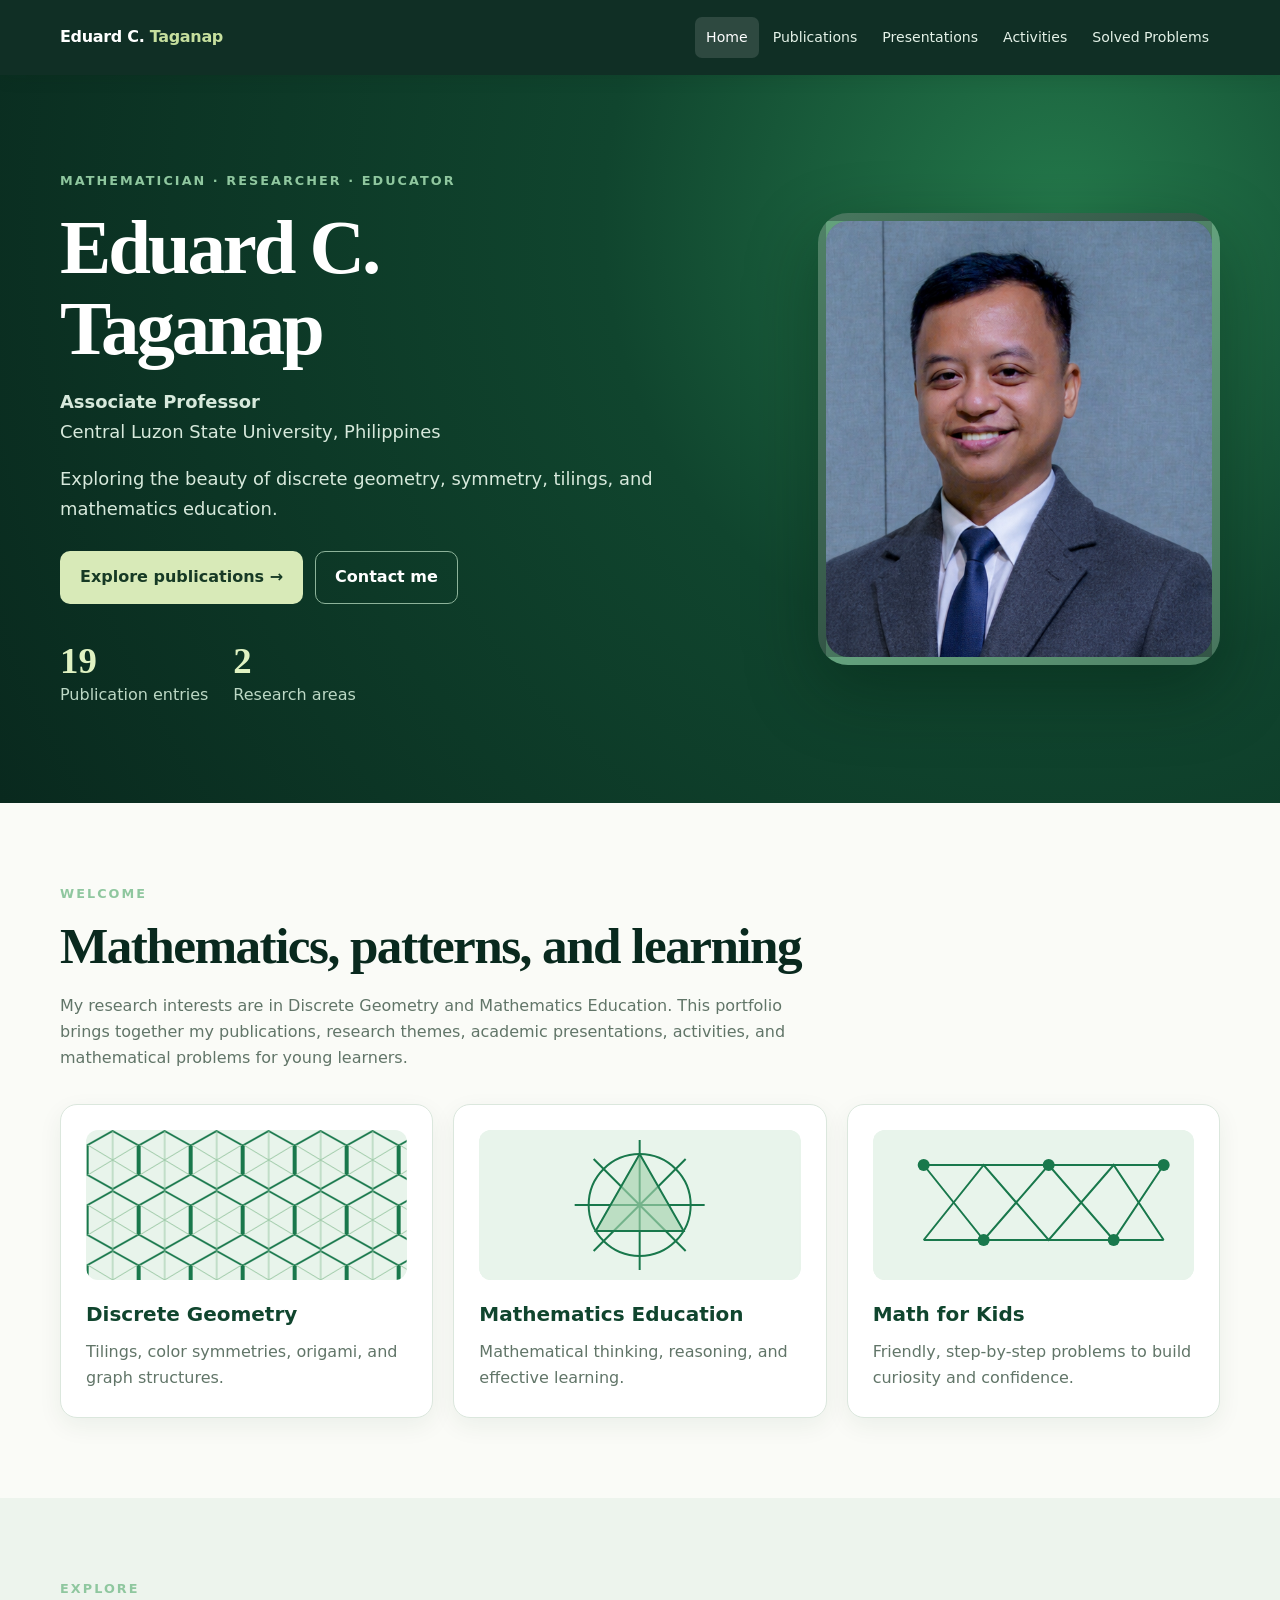
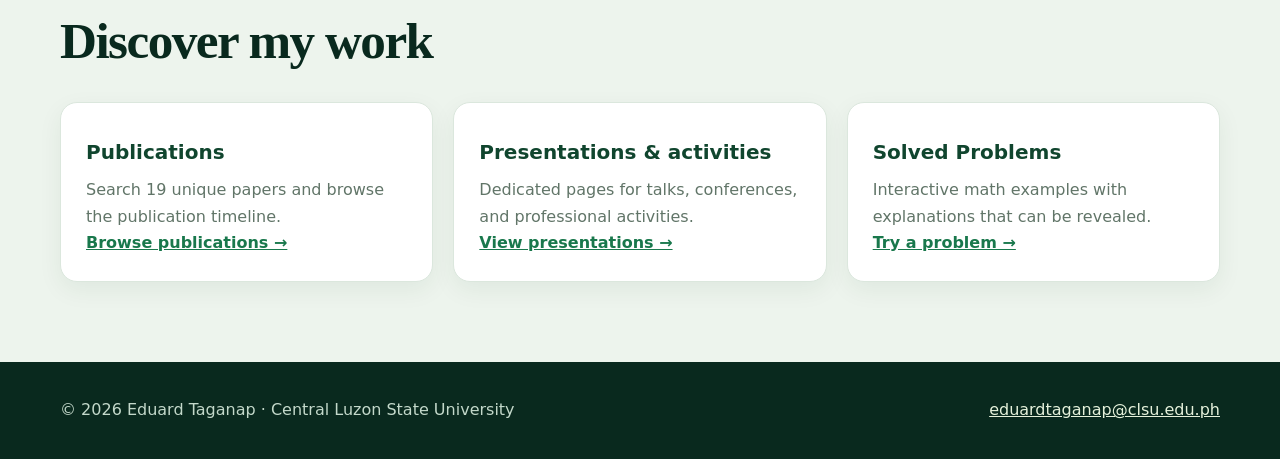
<file: index.html>
<!DOCTYPE html>
<html lang="en">
 <head>
  <meta charset="utf-8"/>
  <meta content="width=device-width, initial-scale=1" name="viewport"/>
  <meta content="Academic portfolio of Eduard C. Taganap, Associate Professor at Central Luzon State University" name="description"/>
  <title>
   Home | Eduard Taganap
  </title>
  <link href="style.css" rel="stylesheet"/>
 </head>
 <body>
  <header class="top">
   <nav aria-label="Main navigation" class="wrap nav">
    <a class="brand" href="index.html">
     Eduard C.
     <span>
      Taganap
     </span>
    </a>
    <div class="links">
     <a class="active" href="index.html">
      Home
     </a>
     <a class="" href="publications.html">
      Publications
     </a>
     <a class="" href="presentations.html">
      Presentations
     </a>
     <a class="" href="activities.html">
      Activities
     </a>
     <a class="" href="kids.html">
      Solved Problems
     </a>
    </div>
   </nav>
  </header>
  <main>
   <section class="hero">
    <div class="wrap hero-inner">
     <div>
      <div class="kicker">
       Mathematician · Researcher · Educator
      </div>
      <h1>
       Eduard C.
       <br/>
       Taganap
      </h1>
      <p>
       <strong>
        Associate Professor
       </strong>
       <br/>
       Central Luzon State University, Philippines
      </p>
      <p>
       Exploring the beauty of discrete geometry, symmetry, tilings, and mathematics education.
      </p>
      <div class="buttons">
       <a class="btn light" href="publications.html">
        Explore publications →
       </a>
       <a class="btn outline" href="mailto:eduardtaganap@clsu.edu.ph">
        Contact me
       </a>
      </div>
      <div class="statbar">
       <div class="stat">
        <strong>
         19
        </strong>
        <span>
         Publication entries
        </span>
       </div>
       <div class="stat">
        <strong>
         2
        </strong>
        <span>
         Research areas
        </span>
       </div>
      </div>
     </div>
     <div class="portrait" id="portrait">
      <img alt="Portrait of Eduard Taganap" onerror="this.parentElement.classList.add('missing')" src="profile.jpg"/>
      <div aria-hidden="true" class="fallback">
       ET
      </div>
     </div>
    </div>
   </section>
   <section class="section">
    <div class="wrap">
     <div class="kicker">
      Welcome
     </div>
     <h2>
      Mathematics, patterns, and learning
     </h2>
     <p class="sub">
      My research interests are in Discrete Geometry and Mathematics Education. This portfolio brings together my publications, research themes, academic presentations, activities, and mathematical problems for young learners.
     </p>
     <div class="grid">
      <article class="card">
       <svg class="research-art" viewbox="0 0 320 150" xmlns="http://www.w3.org/2000/svg">
        <defs>
         <pattern height="60" id="hex" patternunits="userSpaceOnUse" width="52">
          <path d="M26 1 51 15 51 45 26 59 1 45 1 15Z" fill="none" stroke="#19784c" stroke-width="2">
          </path>
          <path d="M26 1V59M1 15 51 45M51 15 1 45" stroke="#9bc8a5" stroke-width="1">
          </path>
         </pattern>
        </defs>
        <rect fill="url(#hex)" height="150" width="320">
        </rect>
       </svg>
       <h3>
        Discrete Geometry
       </h3>
       <p>
        Tilings, color symmetries, origami, and graph structures.
       </p>
      </article>
      <article class="card">
       <svg class="research-art" viewbox="0 0 320 150" xmlns="http://www.w3.org/2000/svg">
        <rect fill="#e8f4eb" height="150" width="320">
        </rect>
        <g fill="none" stroke="#19784c" stroke-width="2" transform="translate(160 75)">
         <circle r="51">
         </circle>
         <path d="M-65 0H65M0-65V65M-46-46 46 46M46-46-46 46">
         </path>
         <path d="M0-51 44 26-44 26Z" fill="#a5d3ae" fill-opacity=".65">
         </path>
        </g>
       </svg>
       <h3>
        Mathematics Education
       </h3>
       <p>
        Mathematical thinking, reasoning, and effective learning.
       </p>
      </article>
      <article class="card">
       <svg class="research-art" viewbox="0 0 320 150" xmlns="http://www.w3.org/2000/svg">
        <rect fill="#e8f4eb" height="150" width="320">
        </rect>
        <g fill="none" stroke="#19784c" stroke-width="2">
         <path d="M50 110 110 35 175 110 240 35 290 110">
         </path>
         <path d="M50 35 110 110 175 35 240 110 290 35">
         </path>
         <path d="M50 35H290M50 110H290">
         </path>
        </g>
        <g fill="#19784c">
         <circle cx="50" cy="35" r="6">
         </circle>
         <circle cx="110" cy="110" r="6">
         </circle>
         <circle cx="175" cy="35" r="6">
         </circle>
         <circle cx="240" cy="110" r="6">
         </circle>
         <circle cx="290" cy="35" r="6">
         </circle>
        </g>
       </svg>
       <h3>
        Math for Kids
       </h3>
       <p>
        Friendly, step-by-step problems to build curiosity and confidence.
       </p>
      </article>
     </div>
    </div>
   </section>
   <section class="section alt">
    <div class="wrap">
     <div class="kicker">
      Explore
     </div>
     <h2>
      Discover my work
     </h2>
     <div class="grid">
      <article class="card">
       <h3>
        Publications
       </h3>
       <p>
        Search 19 unique papers and browse the publication timeline.
       </p>
       <p>
        <a href="publications.html">
         Browse publications →
        </a>
       </p>
      </article>
      <article class="card">
       <h3>
        Presentations &amp; activities
       </h3>
       <p>
        Dedicated pages for talks, conferences, and professional activities.
       </p>
       <p>
        <a href="presentations.html">
         View presentations →
        </a>
       </p>
      </article>
      <article class="card">
       <h3>
        Solved Problems
       </h3>
       <p>
        Interactive math examples with explanations that can be revealed.
       </p>
       <p>
        <a href="kids.html">
         Try a problem →
        </a>
       </p>
      </article>
     </div>
    </div>
   </section>
  </main>
  <footer class="footer">
   <div class="wrap footer-inner">
    <span>
     ©
     <span id="year">
     </span>
     Eduard Taganap · Central Luzon State University
    </span>
    <a href="mailto:eduardtaganap@clsu.edu.ph">
     eduardtaganap@clsu.edu.ph
    </a>
   </div>
  </footer>
  <script src="script.js">
  </script>
 </body>
</html>
</file>
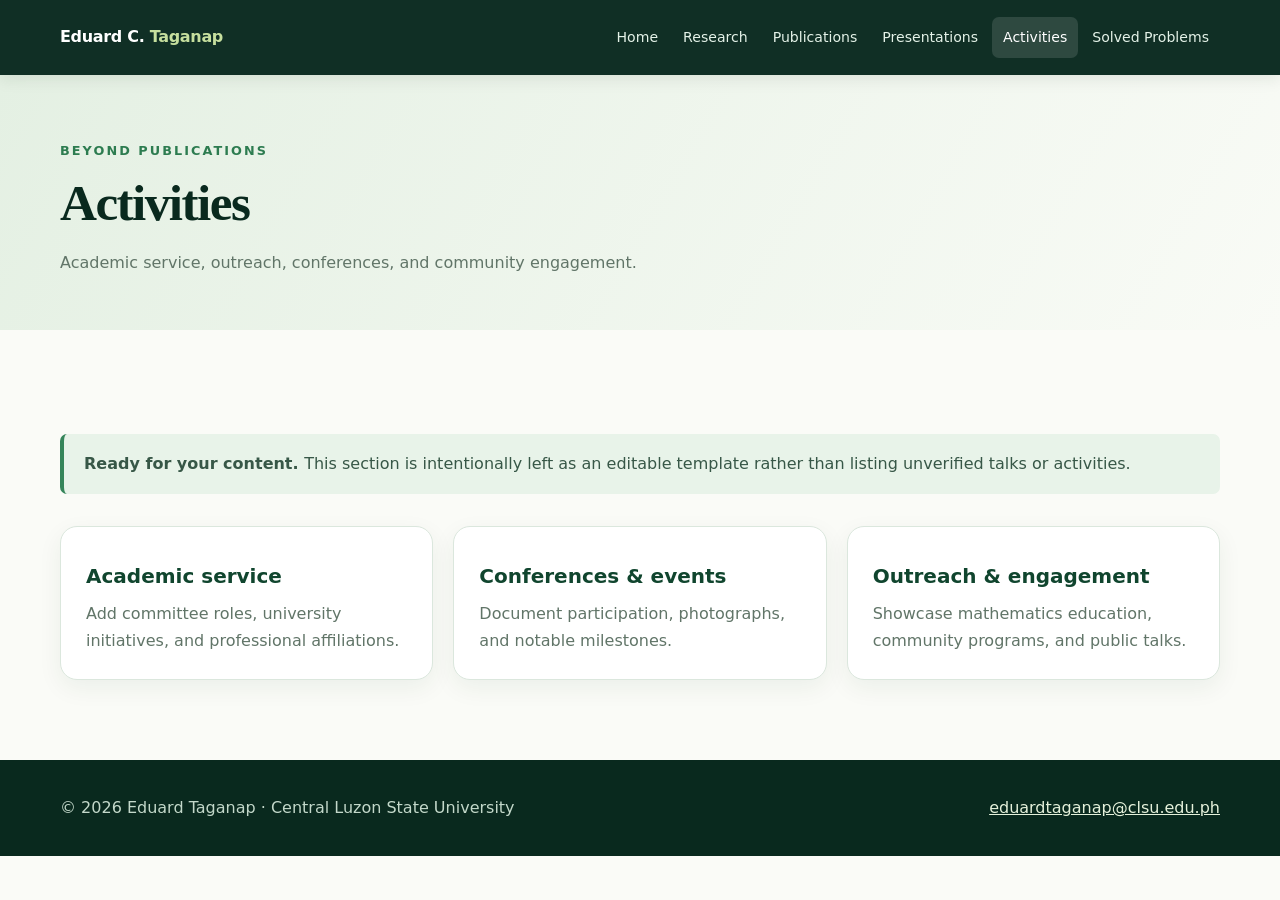
<file: activities.html>
<!DOCTYPE html>
<html lang="en">
 <head>
  <meta charset="utf-8"/>
  <meta content="width=device-width, initial-scale=1" name="viewport"/>
  <meta content="Academic portfolio of Eduard C. Taganap, Associate Professor at Central Luzon State University" name="description"/>
  <title>
   Activities | Eduard Taganap
  </title>
  <link href="style.css" rel="stylesheet"/>
 </head>
 <body>
  <header class="top">
   <nav aria-label="Main navigation" class="wrap nav">
    <a class="brand" href="index.html">
     Eduard C.
     <span>
      Taganap
     </span>
    </a>
    <div class="links">
     <a class="" href="index.html">
      Home
     </a>
     <a class="" href="research.html">
      Research
     </a>
     <a class="" href="publications.html">
      Publications
     </a>
     <a class="" href="presentations.html">
      Presentations
     </a>
     <a class="active" href="activities.html">
      Activities
     </a>
     <a class="" href="kids.html">
      Solved Problems
     </a>
    </div>
   </nav>
  </header>
  <main>
   <section class="page-heading">
    <div class="wrap">
     <div class="kicker">
      Beyond publications
     </div>
     <h1>
      Activities
     </h1>
     <p>
      Academic service, outreach, conferences, and community engagement.
     </p>
    </div>
   </section>
   <section class="section">
    <div class="wrap">
     <div class="notice">
      <strong>
       Ready for your content.
      </strong>
      This section is intentionally left as an editable template rather than listing unverified talks or activities.
     </div>
     <div class="grid">
      <article class="card">
       <h3>
        Academic service
       </h3>
       <p>
        Add committee roles, university initiatives, and professional affiliations.
       </p>
      </article>
      <article class="card">
       <h3>
        Conferences &amp; events
       </h3>
       <p>
        Document participation, photographs, and notable milestones.
       </p>
      </article>
      <article class="card">
       <h3>
        Outreach &amp; engagement
       </h3>
       <p>
        Showcase mathematics education, community programs, and public talks.
       </p>
      </article>
     </div>
    </div>
   </section>
  </main>
  <footer class="footer">
   <div class="wrap footer-inner">
    <span>
     ©
     <span id="year">
     </span>
     Eduard Taganap · Central Luzon State University
    </span>
    <a href="mailto:eduardtaganap@clsu.edu.ph">
     eduardtaganap@clsu.edu.ph
    </a>
   </div>
  </footer>
  <script src="script.js">
  </script>
 </body>
</html>
</file>
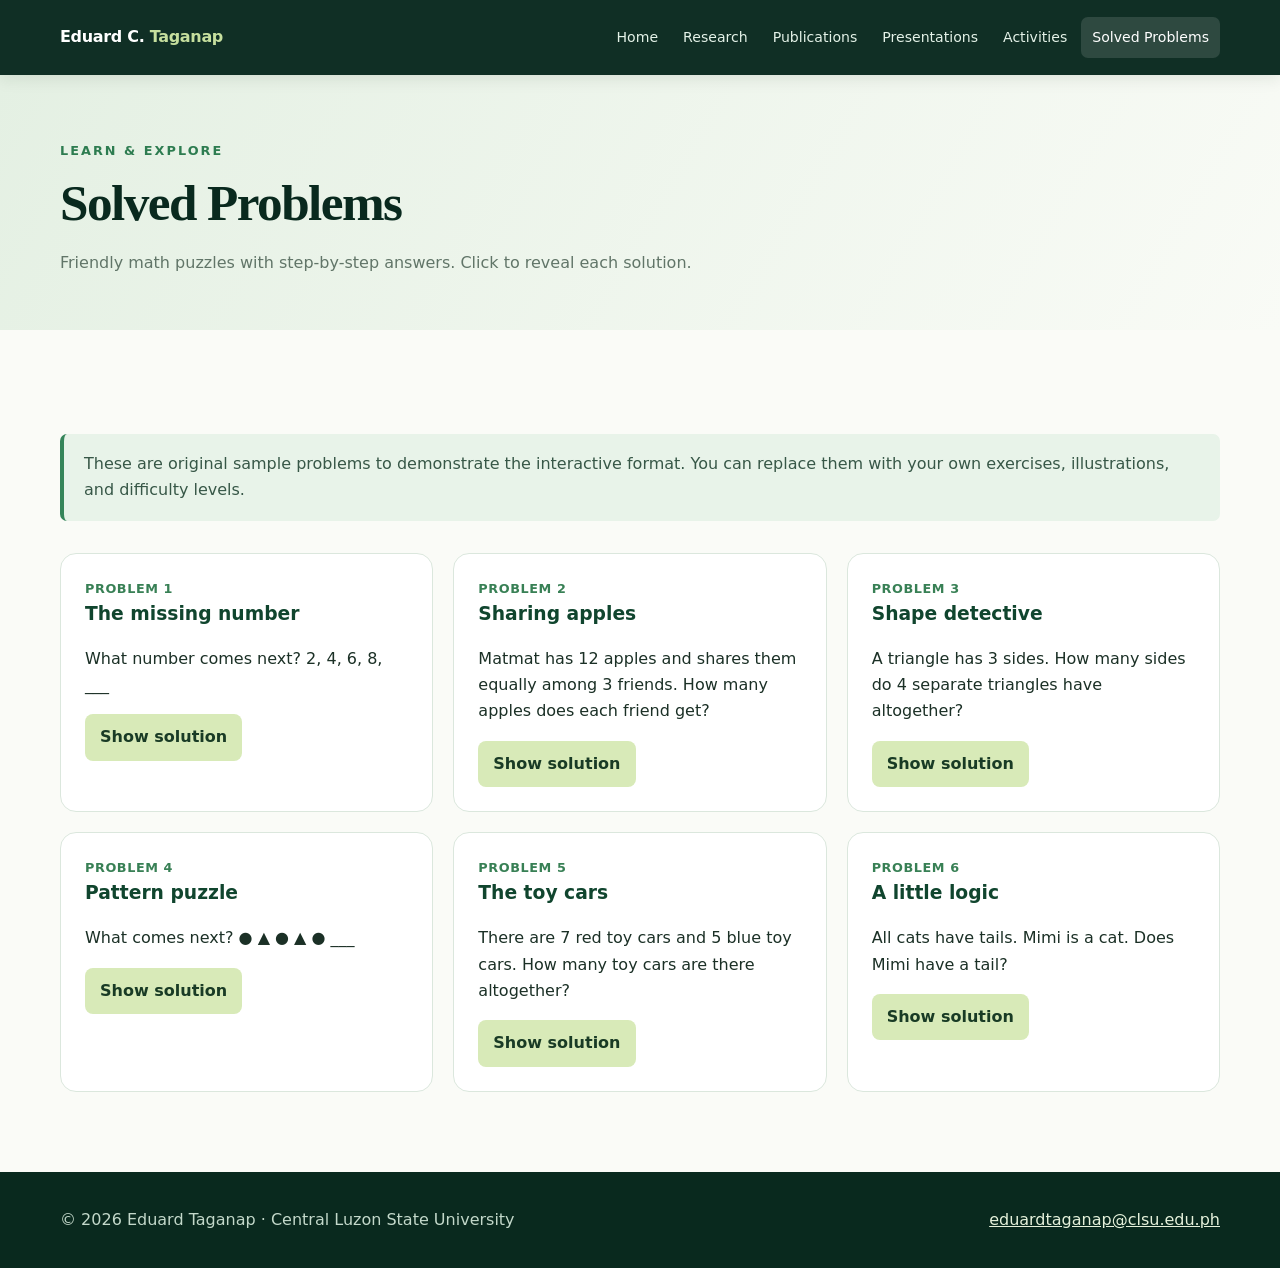
<file: kids.html>
<!DOCTYPE html>
<html lang="en">
 <head>
  <meta charset="utf-8"/>
  <meta content="width=device-width, initial-scale=1" name="viewport"/>
  <meta content="Academic portfolio of Eduard C. Taganap, Associate Professor at Central Luzon State University" name="description"/>
  <title>
   Solved Problems | Eduard Taganap
  </title>
  <link href="style.css" rel="stylesheet"/>
 </head>
 <body>
  <header class="top">
   <nav aria-label="Main navigation" class="wrap nav">
    <a class="brand" href="index.html">
     Eduard C.
     <span>
      Taganap
     </span>
    </a>
    <div class="links">
     <a class="" href="index.html">
      Home
     </a>
     <a class="" href="research.html">
      Research
     </a>
     <a class="" href="publications.html">
      Publications
     </a>
     <a class="" href="presentations.html">
      Presentations
     </a>
     <a class="" href="activities.html">
      Activities
     </a>
     <a class="active" href="kids.html">
      Solved Problems
     </a>
    </div>
   </nav>
  </header>
  <main>
   <section class="page-heading">
    <div class="wrap">
     <div class="kicker">
      Learn &amp; explore
     </div>
     <h1>
      Solved Problems
     </h1>
     <p>
      Friendly math puzzles with step-by-step answers. Click to reveal each solution.
     </p>
    </div>
   </section>
   <section class="section">
    <div class="wrap">
     <p class="notice">
      These are original sample problems to demonstrate the interactive format. You can replace them with your own exercises, illustrations, and difficulty levels.
     </p>
     <div class="grid">
      <article class="kid">
       <div class="meta">
        Problem 1
       </div>
       <h3>
        The missing number
       </h3>
       <p>
        What number comes next? 2, 4, 6, 8, ___
       </p>
       <button aria-controls="answer-1" aria-expanded="false" class="reveal" type="button">
        Show solution
       </button>
       <div class="answer" hidden="" id="answer-1">
        10. The numbers increase by 2 each time.
       </div>
      </article>
      <article class="kid">
       <div class="meta">
        Problem 2
       </div>
       <h3>
        Sharing apples
       </h3>
       <p>
        Matmat has 12 apples and shares them equally among 3 friends. How many apples does each friend get?
       </p>
       <button aria-controls="answer-2" aria-expanded="false" class="reveal" type="button">
        Show solution
       </button>
       <div class="answer" hidden="" id="answer-2">
        4 apples. Divide 12 by 3: 12 ÷ 3 = 4.
       </div>
      </article>
      <article class="kid">
       <div class="meta">
        Problem 3
       </div>
       <h3>
        Shape detective
       </h3>
       <p>
        A triangle has 3 sides. How many sides do 4 separate triangles have altogether?
       </p>
       <button aria-controls="answer-3" aria-expanded="false" class="reveal" type="button">
        Show solution
       </button>
       <div class="answer" hidden="" id="answer-3">
        12 sides. Multiply 4 × 3 = 12.
       </div>
      </article>
      <article class="kid">
       <div class="meta">
        Problem 4
       </div>
       <h3>
        Pattern puzzle
       </h3>
       <p>
        What comes next? ● ▲ ● ▲ ● ___
       </p>
       <button aria-controls="answer-4" aria-expanded="false" class="reveal" type="button">
        Show solution
       </button>
       <div class="answer" hidden="" id="answer-4">
        ▲. The circle and triangle repeat in an alternating pattern.
       </div>
      </article>
      <article class="kid">
       <div class="meta">
        Problem 5
       </div>
       <h3>
        The toy cars
       </h3>
       <p>
        There are 7 red toy cars and 5 blue toy cars. How many toy cars are there altogether?
       </p>
       <button aria-controls="answer-5" aria-expanded="false" class="reveal" type="button">
        Show solution
       </button>
       <div class="answer" hidden="" id="answer-5">
        12 toy cars. Add 7 + 5 = 12.
       </div>
      </article>
      <article class="kid">
       <div class="meta">
        Problem 6
       </div>
       <h3>
        A little logic
       </h3>
       <p>
        All cats have tails. Mimi is a cat. Does Mimi have a tail?
       </p>
       <button aria-controls="answer-6" aria-expanded="false" class="reveal" type="button">
        Show solution
       </button>
       <div class="answer" hidden="" id="answer-6">
        Yes, according to the information in the problem: Mimi is a cat, and all cats have tails.
       </div>
      </article>
     </div>
    </div>
   </section>
  </main>
  <footer class="footer">
   <div class="wrap footer-inner">
    <span>
     ©
     <span id="year">
     </span>
     Eduard Taganap · Central Luzon State University
    </span>
    <a href="mailto:eduardtaganap@clsu.edu.ph">
     eduardtaganap@clsu.edu.ph
    </a>
   </div>
  </footer>
  <script src="script.js">
  </script>
 </body>
</html>
</file>
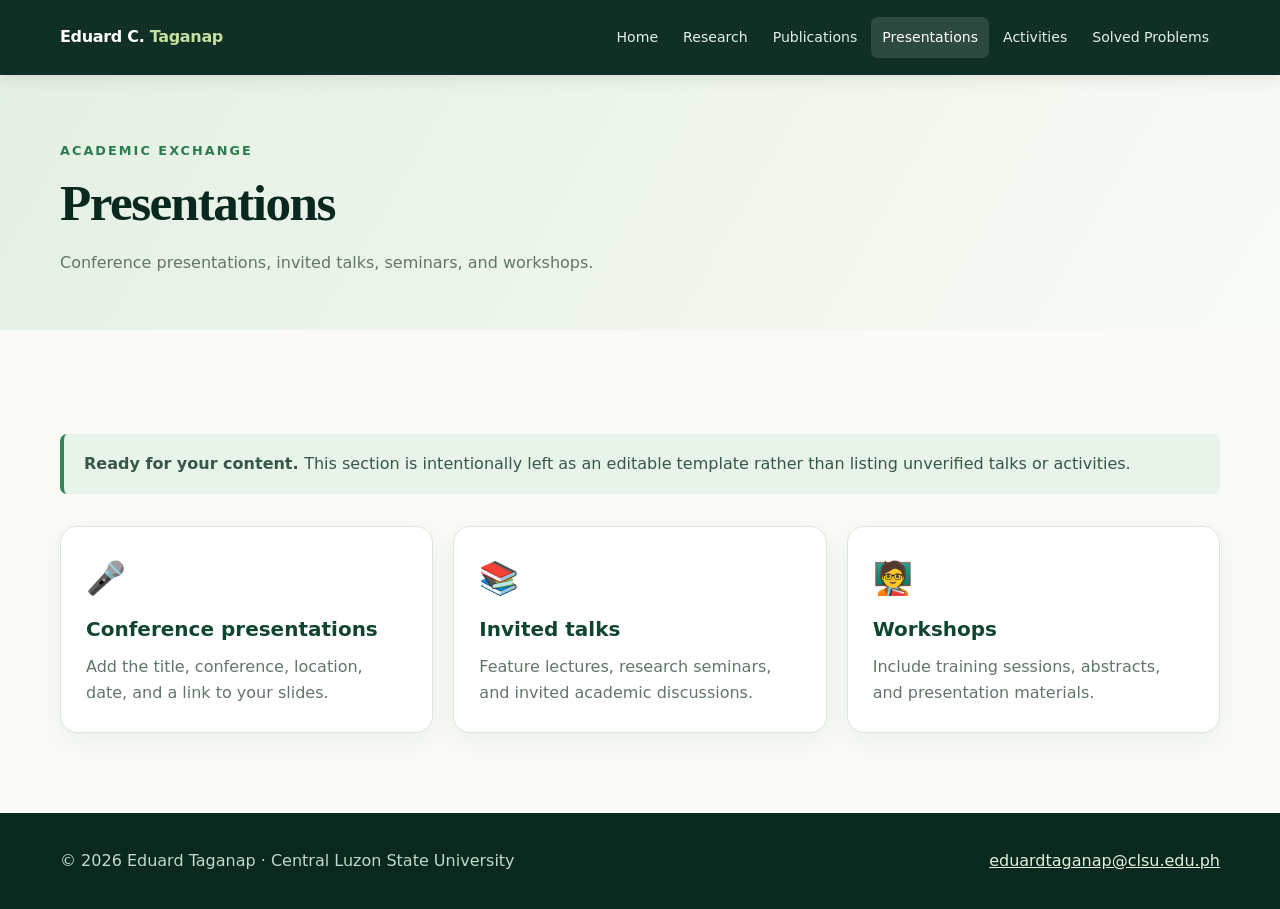
<file: presentations.html>
<!DOCTYPE html>
<html lang="en">
 <head>
  <meta charset="utf-8"/>
  <meta content="width=device-width, initial-scale=1" name="viewport"/>
  <meta content="Academic portfolio of Eduard C. Taganap, Associate Professor at Central Luzon State University" name="description"/>
  <title>
   Presentations | Eduard Taganap
  </title>
  <link href="style.css" rel="stylesheet"/>
 </head>
 <body>
  <header class="top">
   <nav aria-label="Main navigation" class="wrap nav">
    <a class="brand" href="index.html">
     Eduard C.
     <span>
      Taganap
     </span>
    </a>
    <div class="links">
     <a class="" href="index.html">
      Home
     </a>
     <a class="" href="research.html">
      Research
     </a>
     <a class="" href="publications.html">
      Publications
     </a>
     <a class="active" href="presentations.html">
      Presentations
     </a>
     <a class="" href="activities.html">
      Activities
     </a>
     <a class="" href="kids.html">
      Solved Problems
     </a>
    </div>
   </nav>
  </header>
  <main>
   <section class="page-heading">
    <div class="wrap">
     <div class="kicker">
      Academic exchange
     </div>
     <h1>
      Presentations
     </h1>
     <p>
      Conference presentations, invited talks, seminars, and workshops.
     </p>
    </div>
   </section>
   <section class="section">
    <div class="wrap">
     <div class="notice">
      <strong>
       Ready for your content.
      </strong>
      This section is intentionally left as an editable template rather than listing unverified talks or activities.
     </div>
     <div class="grid">
      <article class="card">
       <div class="symbol">
        🎤
       </div>
       <h3>
        Conference presentations
       </h3>
       <p>
        Add the title, conference, location, date, and a link to your slides.
       </p>
      </article>
      <article class="card">
       <div class="symbol">
        📚
       </div>
       <h3>
        Invited talks
       </h3>
       <p>
        Feature lectures, research seminars, and invited academic discussions.
       </p>
      </article>
      <article class="card">
       <div class="symbol">
        🧑‍🏫
       </div>
       <h3>
        Workshops
       </h3>
       <p>
        Include training sessions, abstracts, and presentation materials.
       </p>
      </article>
     </div>
    </div>
   </section>
  </main>
  <footer class="footer">
   <div class="wrap footer-inner">
    <span>
     ©
     <span id="year">
     </span>
     Eduard Taganap · Central Luzon State University
    </span>
    <a href="mailto:eduardtaganap@clsu.edu.ph">
     eduardtaganap@clsu.edu.ph
    </a>
   </div>
  </footer>
  <script src="script.js">
  </script>
 </body>
</html>
</file>
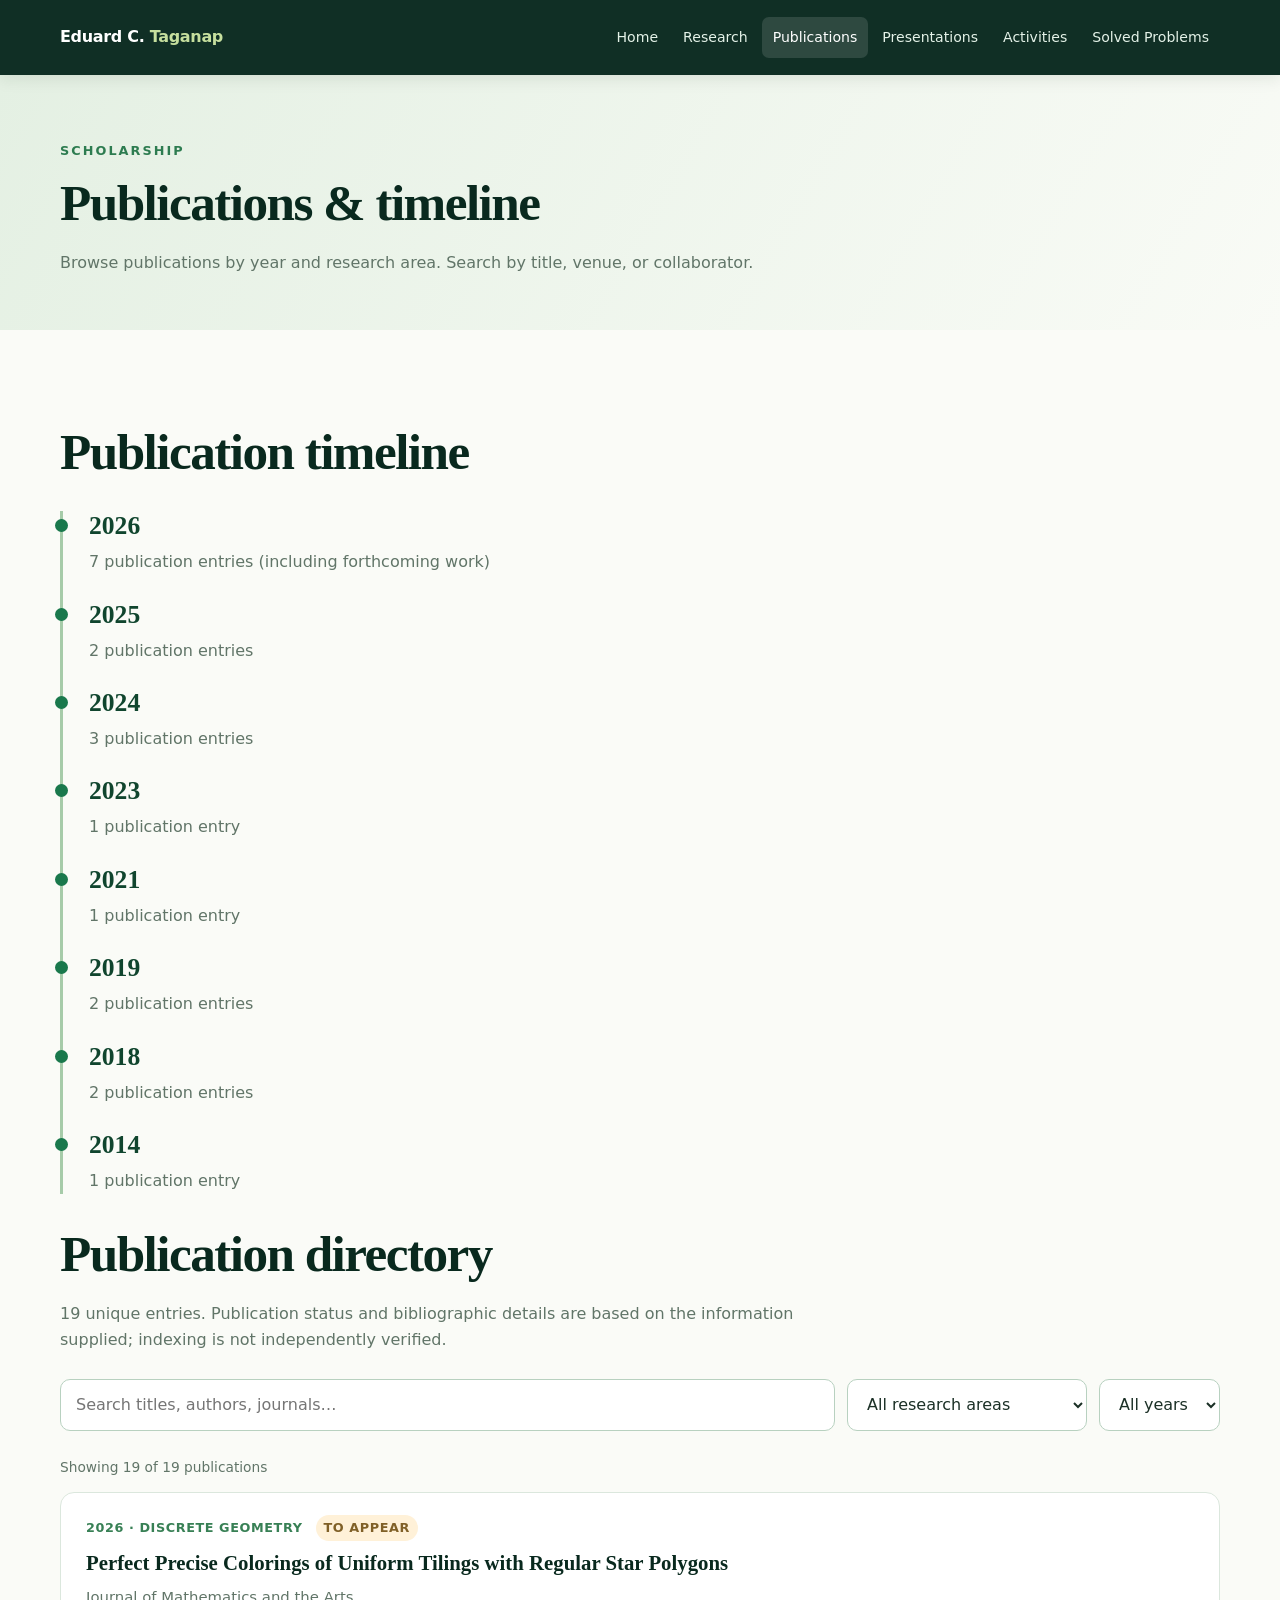
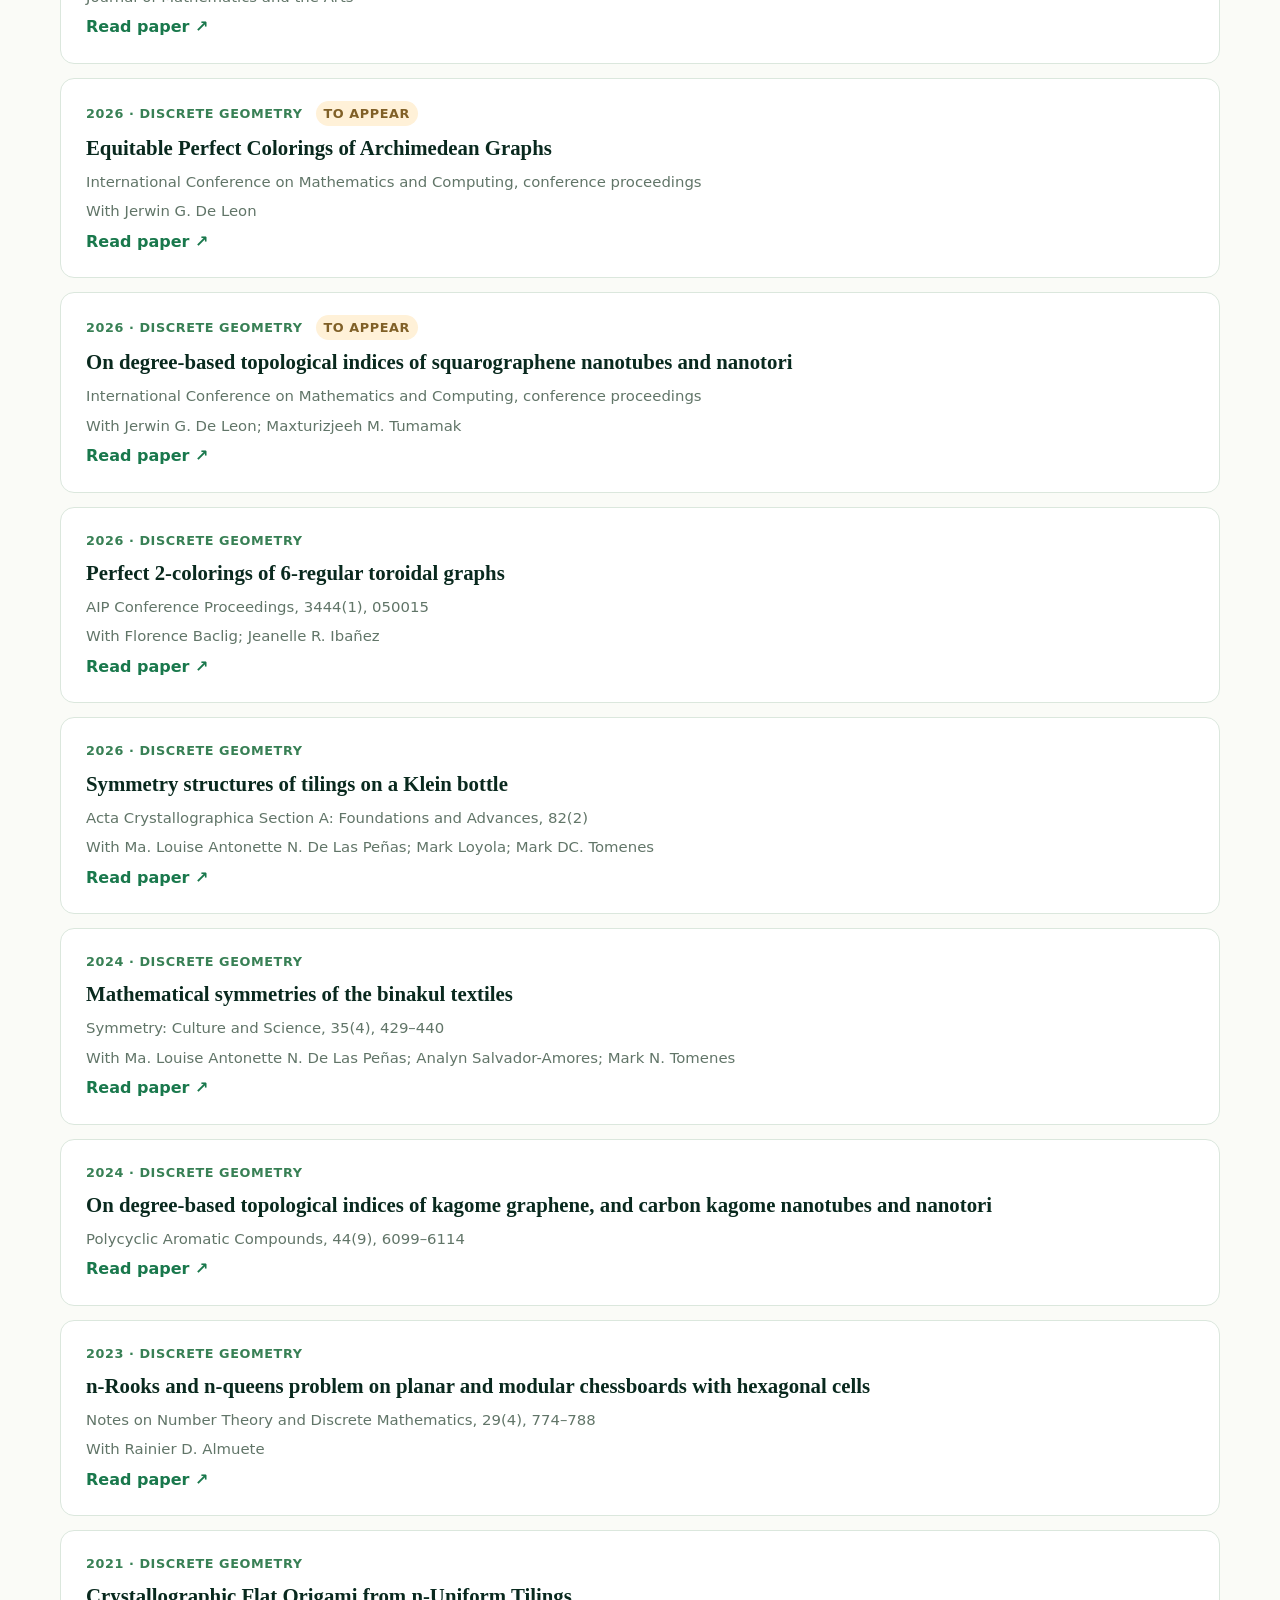
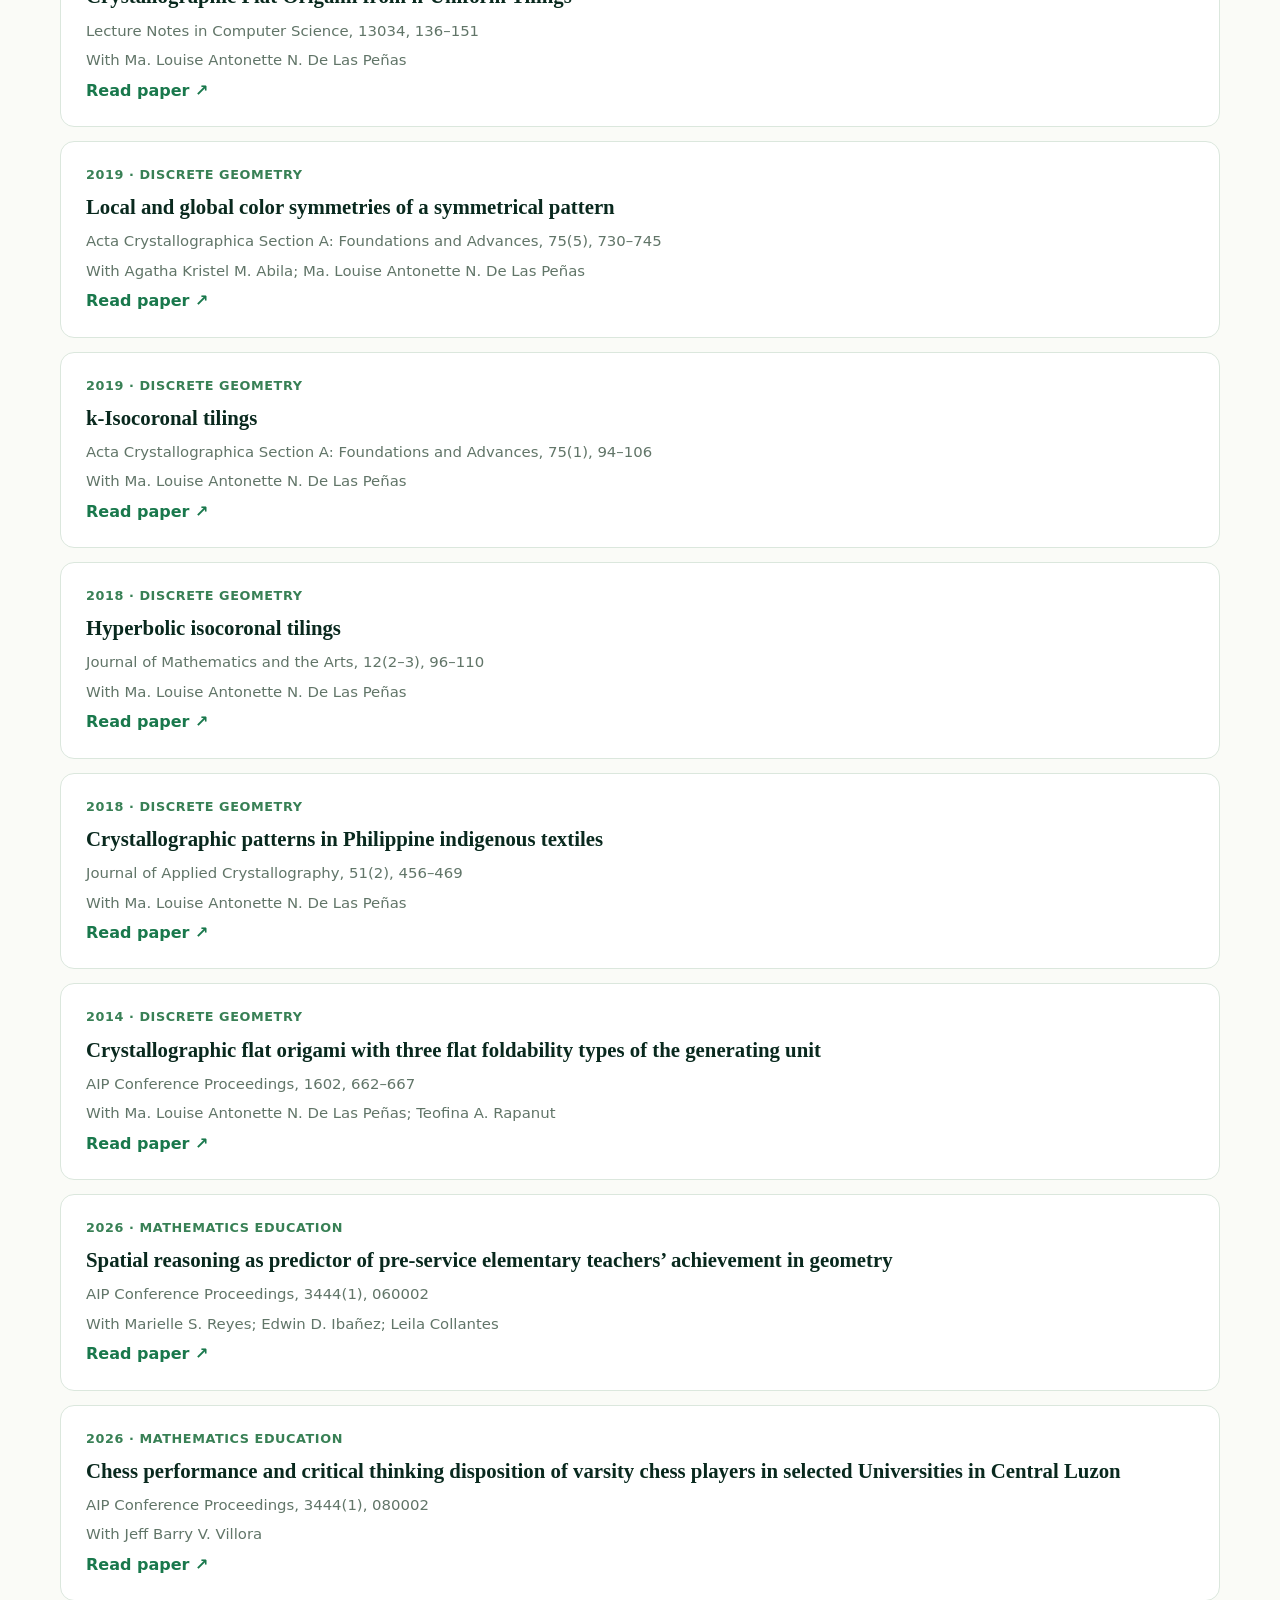
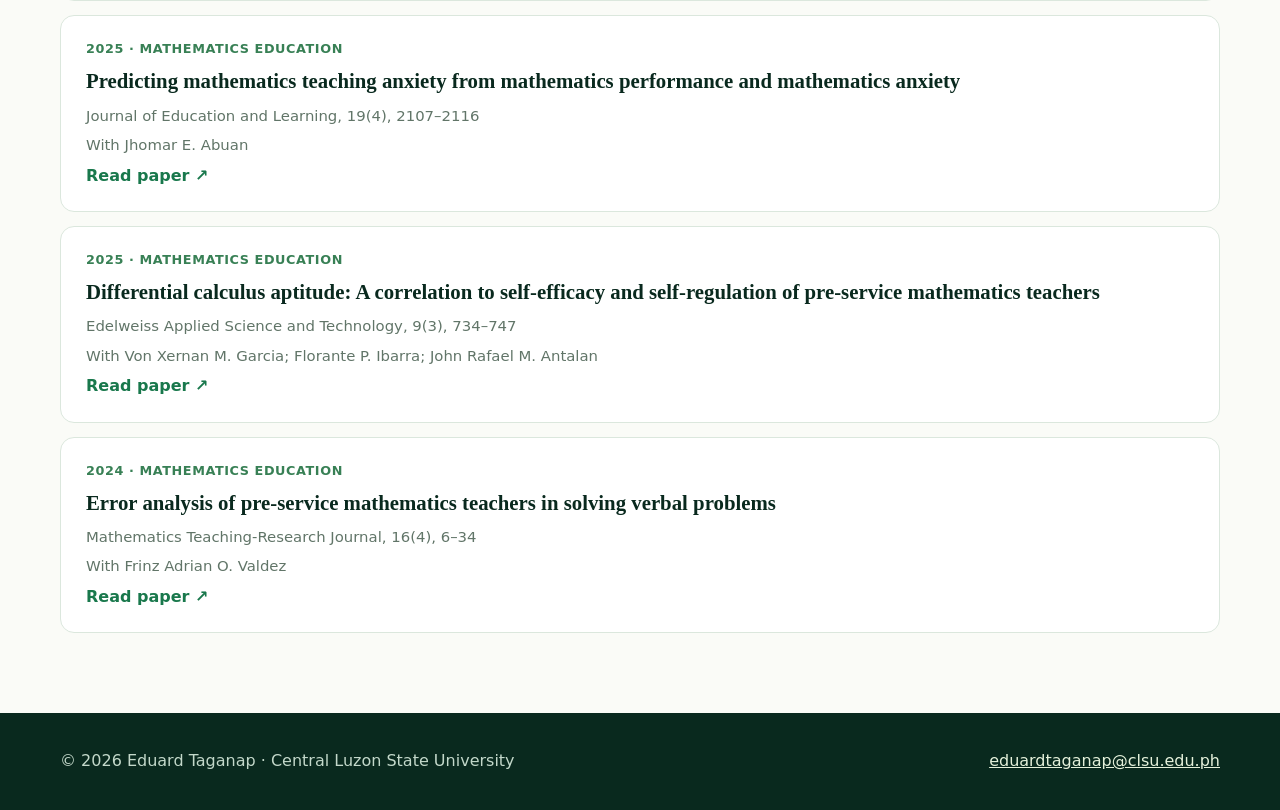
<file: publications.html>
<!DOCTYPE html>
<html lang="en">
 <head>
  <meta charset="utf-8"/>
  <meta content="width=device-width, initial-scale=1" name="viewport"/>
  <meta content="Academic portfolio of Eduard C. Taganap, Associate Professor at Central Luzon State University" name="description"/>
  <title>
   Publications | Eduard Taganap
  </title>
  <link href="style.css" rel="stylesheet"/>
 </head>
 <body>
  <header class="top">
   <nav aria-label="Main navigation" class="wrap nav">
    <a class="brand" href="index.html">
     Eduard C.
     <span>
      Taganap
     </span>
    </a>
    <div class="links">
     <a class="" href="index.html">
      Home
     </a>
     <a class="" href="research.html">
      Research
     </a>
     <a class="active" href="publications.html">
      Publications
     </a>
     <a class="" href="presentations.html">
      Presentations
     </a>
     <a class="" href="activities.html">
      Activities
     </a>
     <a class="" href="kids.html">
      Solved Problems
     </a>
    </div>
   </nav>
  </header>
  <main>
   <section class="page-heading">
    <div class="wrap">
     <div class="kicker">
      Scholarship
     </div>
     <h1>
      Publications &amp; timeline
     </h1>
     <p>
      Browse publications by year and research area. Search by title, venue, or collaborator.
     </p>
    </div>
   </section>
   <section class="section">
    <div class="wrap">
     <h2>
      Publication timeline
     </h2>
     <div class="timeline">
      <div class="year-group">
       <h3>
        2026
       </h3>
       <p>
        7 publication entries (including forthcoming work)
       </p>
      </div>
      <div class="year-group">
       <h3>
        2025
       </h3>
       <p>
        2 publication entries
       </p>
      </div>
      <div class="year-group">
       <h3>
        2024
       </h3>
       <p>
        3 publication entries
       </p>
      </div>
      <div class="year-group">
       <h3>
        2023
       </h3>
       <p>
        1 publication entry
       </p>
      </div>
      <div class="year-group">
       <h3>
        2021
       </h3>
       <p>
        1 publication entry
       </p>
      </div>
      <div class="year-group">
       <h3>
        2019
       </h3>
       <p>
        2 publication entries
       </p>
      </div>
      <div class="year-group">
       <h3>
        2018
       </h3>
       <p>
        2 publication entries
       </p>
      </div>
      <div class="year-group">
       <h3>
        2014
       </h3>
       <p>
        1 publication entry
       </p>
      </div>
     </div>
     <h2>
      Publication directory
     </h2>
     <p class="sub">
      19 unique entries. Publication status and bibliographic details are based on the information supplied; indexing is not independently verified.
     </p>
     <div class="tools">
      <input aria-label="Search publications" class="search" id="pub-search" placeholder="Search titles, authors, journals…" type="search"/>
      <select aria-label="Research category" class="select" id="pub-category">
       <option value="all">
        All research areas
       </option>
       <option>
        Discrete Geometry
       </option>
       <option>
        Mathematics Education
       </option>
      </select>
      <select aria-label="Publication year" class="select" id="pub-year">
       <option value="all">
        All years
       </option>
       <option>
        2026
       </option>
       <option>
        2025
       </option>
       <option>
        2024
       </option>
       <option>
        2023
       </option>
       <option>
        2021
       </option>
       <option>
        2019
       </option>
       <option>
        2018
       </option>
       <option>
        2014
       </option>
      </select>
     </div>
     <p aria-live="polite" class="mini" id="pub-count">
      Showing 19 publications
     </p>
     <div class="papers" id="papers">
      <article class="paper" data-category="Discrete Geometry" data-text="perfect precise colorings of uniform tilings with regular star polygons journal of mathematics and the arts  2026" data-year="2026">
       <div class="meta">
        2026 · Discrete Geometry
        <span class="tag">
         To appear
        </span>
       </div>
       <h3>
        Perfect Precise Colorings of Uniform Tilings with Regular Star Polygons
       </h3>
       <p>
        Journal of Mathematics and the Arts
       </p>
       <a href="https://drive.google.com/file/d/1Rjewn7d0OKxK-zH50A6k8mALGMwPe4pM/view?usp=sharing" rel="noopener noreferrer" target="_blank">
        Read paper ↗
       </a>
      </article>
      <article class="paper" data-category="Discrete Geometry" data-text="equitable perfect colorings of archimedean graphs international conference on mathematics and computing, conference proceedings with jerwin g. de leon 2026" data-year="2026">
       <div class="meta">
        2026 · Discrete Geometry
        <span class="tag">
         To appear
        </span>
       </div>
       <h3>
        Equitable Perfect Colorings of Archimedean Graphs
       </h3>
       <p>
        International Conference on Mathematics and Computing, conference proceedings
       </p>
       <p>
        With Jerwin G. De Leon
       </p>
       <a href="https://drive.google.com/file/d/1g1LCEGa_BrEf2KFw1rfI_Y_YTXOaTCbY/view?usp=sharing" rel="noopener noreferrer" target="_blank">
        Read paper ↗
       </a>
      </article>
      <article class="paper" data-category="Discrete Geometry" data-text="on degree-based topological indices of squarographene nanotubes and nanotori international conference on mathematics and computing, conference proceedings with jerwin g. de leon; maxturizjeeh m. tumamak 2026" data-year="2026">
       <div class="meta">
        2026 · Discrete Geometry
        <span class="tag">
         To appear
        </span>
       </div>
       <h3>
        On degree-based topological indices of squarographene nanotubes and nanotori
       </h3>
       <p>
        International Conference on Mathematics and Computing, conference proceedings
       </p>
       <p>
        With Jerwin G. De Leon; Maxturizjeeh M. Tumamak
       </p>
       <a href="https://drive.google.com/file/d/1X0Zx63nBkVOMlvXQFgIFrf1RTh1hLptD/view?usp=sharing" rel="noopener noreferrer" target="_blank">
        Read paper ↗
       </a>
      </article>
      <article class="paper" data-category="Discrete Geometry" data-text="perfect 2-colorings of 6-regular toroidal graphs aip conference proceedings, 3444(1), 050015 with florence baclig; jeanelle r. ibañez 2026" data-year="2026">
       <div class="meta">
        2026 · Discrete Geometry
       </div>
       <h3>
        Perfect 2-colorings of 6-regular toroidal graphs
       </h3>
       <p>
        AIP Conference Proceedings, 3444(1), 050015
       </p>
       <p>
        With Florence Baclig; Jeanelle R. Ibañez
       </p>
       <a href="https://drive.google.com/file/d/1zl5gbTV-WwVHdhFOxE75jll0utqGVnoQ/view?usp=sharing" rel="noopener noreferrer" target="_blank">
        Read paper ↗
       </a>
      </article>
      <article class="paper" data-category="Discrete Geometry" data-text="symmetry structures of tilings on a klein bottle acta crystallographica section a: foundations and advances, 82(2) with ma. louise antonette n. de las peñas; mark loyola; mark dc. tomenes 2026" data-year="2026">
       <div class="meta">
        2026 · Discrete Geometry
       </div>
       <h3>
        Symmetry structures of tilings on a Klein bottle
       </h3>
       <p>
        Acta Crystallographica Section A: Foundations and Advances, 82(2)
       </p>
       <p>
        With Ma. Louise Antonette N. De Las Peñas; Mark Loyola; Mark DC. Tomenes
       </p>
       <a href="https://drive.google.com/file/d/1_v3d7FdqwrQagZVu8bKh9SEAB5GbLzuo/view?usp=sharing" rel="noopener noreferrer" target="_blank">
        Read paper ↗
       </a>
      </article>
      <article class="paper" data-category="Discrete Geometry" data-text="mathematical symmetries of the binakul textiles symmetry: culture and science, 35(4), 429–440 with ma. louise antonette n. de las peñas; analyn salvador-amores; mark n. tomenes 2024" data-year="2024">
       <div class="meta">
        2024 · Discrete Geometry
       </div>
       <h3>
        Mathematical symmetries of the binakul textiles
       </h3>
       <p>
        Symmetry: Culture and Science, 35(4), 429–440
       </p>
       <p>
        With Ma. Louise Antonette N. De Las Peñas; Analyn Salvador-Amores; Mark N. Tomenes
       </p>
       <a href="https://drive.google.com/file/d/1n_egM3Xo3VnYXZ2yo4xdC5Lnh-TNWMYh/view?usp=sharing" rel="noopener noreferrer" target="_blank">
        Read paper ↗
       </a>
      </article>
      <article class="paper" data-category="Discrete Geometry" data-text="on degree-based topological indices of kagome graphene, and carbon kagome nanotubes and nanotori polycyclic aromatic compounds, 44(9), 6099–6114  2024" data-year="2024">
       <div class="meta">
        2024 · Discrete Geometry
       </div>
       <h3>
        On degree-based topological indices of kagome graphene, and carbon kagome nanotubes and nanotori
       </h3>
       <p>
        Polycyclic Aromatic Compounds, 44(9), 6099–6114
       </p>
       <a href="https://drive.google.com/file/d/1cTM3M98IYIjSPpUIBiGqwVDnPhlCYnNn/view?usp=sharing" rel="noopener noreferrer" target="_blank">
        Read paper ↗
       </a>
      </article>
      <article class="paper" data-category="Discrete Geometry" data-text="n-rooks and n-queens problem on planar and modular chessboards with hexagonal cells notes on number theory and discrete mathematics, 29(4), 774–788 with rainier d. almuete 2023" data-year="2023">
       <div class="meta">
        2023 · Discrete Geometry
       </div>
       <h3>
        n-Rooks and n-queens problem on planar and modular chessboards with hexagonal cells
       </h3>
       <p>
        Notes on Number Theory and Discrete Mathematics, 29(4), 774–788
       </p>
       <p>
        With Rainier D. Almuete
       </p>
       <a href="https://doi.org/10.7546/nntdm.2023.29.4.774-788" rel="noopener noreferrer" target="_blank">
        Read paper ↗
       </a>
      </article>
      <article class="paper" data-category="Discrete Geometry" data-text="crystallographic flat origami from n-uniform tilings lecture notes in computer science, 13034, 136–151 with ma. louise antonette n. de las peñas 2021" data-year="2021">
       <div class="meta">
        2021 · Discrete Geometry
       </div>
       <h3>
        Crystallographic Flat Origami from n-Uniform Tilings
       </h3>
       <p>
        Lecture Notes in Computer Science, 13034, 136–151
       </p>
       <p>
        With Ma. Louise Antonette N. De Las Peñas
       </p>
       <a href="https://drive.google.com/file/d/1OqjmNHbu5yZmKrvk7zVb60ZTE6LVrL5X/view?usp=sharing" rel="noopener noreferrer" target="_blank">
        Read paper ↗
       </a>
      </article>
      <article class="paper" data-category="Discrete Geometry" data-text="local and global color symmetries of a symmetrical pattern acta crystallographica section a: foundations and advances, 75(5), 730–745 with agatha kristel m. abila; ma. louise antonette n. de las peñas 2019" data-year="2019">
       <div class="meta">
        2019 · Discrete Geometry
       </div>
       <h3>
        Local and global color symmetries of a symmetrical pattern
       </h3>
       <p>
        Acta Crystallographica Section A: Foundations and Advances, 75(5), 730–745
       </p>
       <p>
        With Agatha Kristel M. Abila; Ma. Louise Antonette N. De Las Peñas
       </p>
       <a href="https://drive.google.com/file/d/1IqDzP7V3uQexy8kFeDDKFhRqC9t5q1nm/view?usp=sharing" rel="noopener noreferrer" target="_blank">
        Read paper ↗
       </a>
      </article>
      <article class="paper" data-category="Discrete Geometry" data-text="k-isocoronal tilings acta crystallographica section a: foundations and advances, 75(1), 94–106 with ma. louise antonette n. de las peñas 2019" data-year="2019">
       <div class="meta">
        2019 · Discrete Geometry
       </div>
       <h3>
        k-Isocoronal tilings
       </h3>
       <p>
        Acta Crystallographica Section A: Foundations and Advances, 75(1), 94–106
       </p>
       <p>
        With Ma. Louise Antonette N. De Las Peñas
       </p>
       <a href="https://drive.google.com/file/d/1imbSy3iaLgKTiq0z0g_mZ72PJFVlUipm/view?usp=sharing" rel="noopener noreferrer" target="_blank">
        Read paper ↗
       </a>
      </article>
      <article class="paper" data-category="Discrete Geometry" data-text="hyperbolic isocoronal tilings journal of mathematics and the arts, 12(2–3), 96–110 with ma. louise antonette n. de las peñas 2018" data-year="2018">
       <div class="meta">
        2018 · Discrete Geometry
       </div>
       <h3>
        Hyperbolic isocoronal tilings
       </h3>
       <p>
        Journal of Mathematics and the Arts, 12(2–3), 96–110
       </p>
       <p>
        With Ma. Louise Antonette N. De Las Peñas
       </p>
       <a href="https://doi.org/10.1080/17513472.2018.1466432" rel="noopener noreferrer" target="_blank">
        Read paper ↗
       </a>
      </article>
      <article class="paper" data-category="Discrete Geometry" data-text="crystallographic patterns in philippine indigenous textiles journal of applied crystallography, 51(2), 456–469 with ma. louise antonette n. de las peñas 2018" data-year="2018">
       <div class="meta">
        2018 · Discrete Geometry
       </div>
       <h3>
        Crystallographic patterns in Philippine indigenous textiles
       </h3>
       <p>
        Journal of Applied Crystallography, 51(2), 456–469
       </p>
       <p>
        With Ma. Louise Antonette N. De Las Peñas
       </p>
       <a href="https://archium.ateneo.edu/cgi/viewcontent.cgi?article=1020&amp;context=mathematics-faculty-pubs" rel="noopener noreferrer" target="_blank">
        Read paper ↗
       </a>
      </article>
      <article class="paper" data-category="Discrete Geometry" data-text="crystallographic flat origami with three flat foldability types of the generating unit aip conference proceedings, 1602, 662–667 with ma. louise antonette n. de las peñas; teofina a. rapanut 2014" data-year="2014">
       <div class="meta">
        2014 · Discrete Geometry
       </div>
       <h3>
        Crystallographic flat origami with three flat foldability types of the generating unit
       </h3>
       <p>
        AIP Conference Proceedings, 1602, 662–667
       </p>
       <p>
        With Ma. Louise Antonette N. De Las Peñas; Teofina A. Rapanut
       </p>
       <a href="https://doi.org/10.1063/1.4882556" rel="noopener noreferrer" target="_blank">
        Read paper ↗
       </a>
      </article>
      <article class="paper" data-category="Mathematics Education" data-text="spatial reasoning as predictor of pre-service elementary teachers’ achievement in geometry aip conference proceedings, 3444(1), 060002 with marielle s. reyes; edwin d. ibañez; leila collantes 2026" data-year="2026">
       <div class="meta">
        2026 · Mathematics Education
       </div>
       <h3>
        Spatial reasoning as predictor of pre-service elementary teachers’ achievement in geometry
       </h3>
       <p>
        AIP Conference Proceedings, 3444(1), 060002
       </p>
       <p>
        With Marielle S. Reyes; Edwin D. Ibañez; Leila Collantes
       </p>
       <a href="https://drive.google.com/file/d/1bRcl_pQYoy698bn4_5dTeh0gKoSDf_gQ/view?usp=sharing" rel="noopener noreferrer" target="_blank">
        Read paper ↗
       </a>
      </article>
      <article class="paper" data-category="Mathematics Education" data-text="chess performance and critical thinking disposition of varsity chess players in selected universities in central luzon aip conference proceedings, 3444(1), 080002 with jeff barry v. villora 2026" data-year="2026">
       <div class="meta">
        2026 · Mathematics Education
       </div>
       <h3>
        Chess performance and critical thinking disposition of varsity chess players in selected Universities in Central Luzon
       </h3>
       <p>
        AIP Conference Proceedings, 3444(1), 080002
       </p>
       <p>
        With Jeff Barry V. Villora
       </p>
       <a href="https://drive.google.com/file/d/17KhaA0bjXDNFop0uj5_I651-xiqEHWLo/view?usp=sharing" rel="noopener noreferrer" target="_blank">
        Read paper ↗
       </a>
      </article>
      <article class="paper" data-category="Mathematics Education" data-text="predicting mathematics teaching anxiety from mathematics performance and mathematics anxiety journal of education and learning, 19(4), 2107–2116 with jhomar e. abuan 2025" data-year="2025">
       <div class="meta">
        2025 · Mathematics Education
       </div>
       <h3>
        Predicting mathematics teaching anxiety from mathematics performance and mathematics anxiety
       </h3>
       <p>
        Journal of Education and Learning, 19(4), 2107–2116
       </p>
       <p>
        With Jhomar E. Abuan
       </p>
       <a href="https://doi.org/10.11591/edulearn.v19i4.21962" rel="noopener noreferrer" target="_blank">
        Read paper ↗
       </a>
      </article>
      <article class="paper" data-category="Mathematics Education" data-text="differential calculus aptitude: a correlation to self-efficacy and self-regulation of pre-service mathematics teachers edelweiss applied science and technology, 9(3), 734–747 with von xernan m. garcia; florante p. ibarra; john rafael m. antalan 2025" data-year="2025">
       <div class="meta">
        2025 · Mathematics Education
       </div>
       <h3>
        Differential calculus aptitude: A correlation to self-efficacy and self-regulation of pre-service mathematics teachers
       </h3>
       <p>
        Edelweiss Applied Science and Technology, 9(3), 734–747
       </p>
       <p>
        With Von Xernan M. Garcia; Florante P. Ibarra; John Rafael M. Antalan
       </p>
       <a href="https://doi.org/10.55214/25768484.v9i3.5317" rel="noopener noreferrer" target="_blank">
        Read paper ↗
       </a>
      </article>
      <article class="paper" data-category="Mathematics Education" data-text="error analysis of pre-service mathematics teachers in solving verbal problems mathematics teaching-research journal, 16(4), 6–34 with frinz adrian o. valdez 2024" data-year="2024">
       <div class="meta">
        2024 · Mathematics Education
       </div>
       <h3>
        Error analysis of pre-service mathematics teachers in solving verbal problems
       </h3>
       <p>
        Mathematics Teaching-Research Journal, 16(4), 6–34
       </p>
       <p>
        With Frinz Adrian O. Valdez
       </p>
       <a href="https://files.commons.gc.cuny.edu/wp-content/blogs.dir/34462/files/2024/09/1.-Taganap_16no4_golden_fall.pdf" rel="noopener noreferrer" target="_blank">
        Read paper ↗
       </a>
      </article>
     </div>
     <p hidden="" id="pub-empty">
      No publications match your search.
     </p>
    </div>
   </section>
  </main>
  <footer class="footer">
   <div class="wrap footer-inner">
    <span>
     ©
     <span id="year">
     </span>
     Eduard Taganap · Central Luzon State University
    </span>
    <a href="mailto:eduardtaganap@clsu.edu.ph">
     eduardtaganap@clsu.edu.ph
    </a>
   </div>
  </footer>
  <script src="script.js">
  </script>
 </body>
</html>
</file>
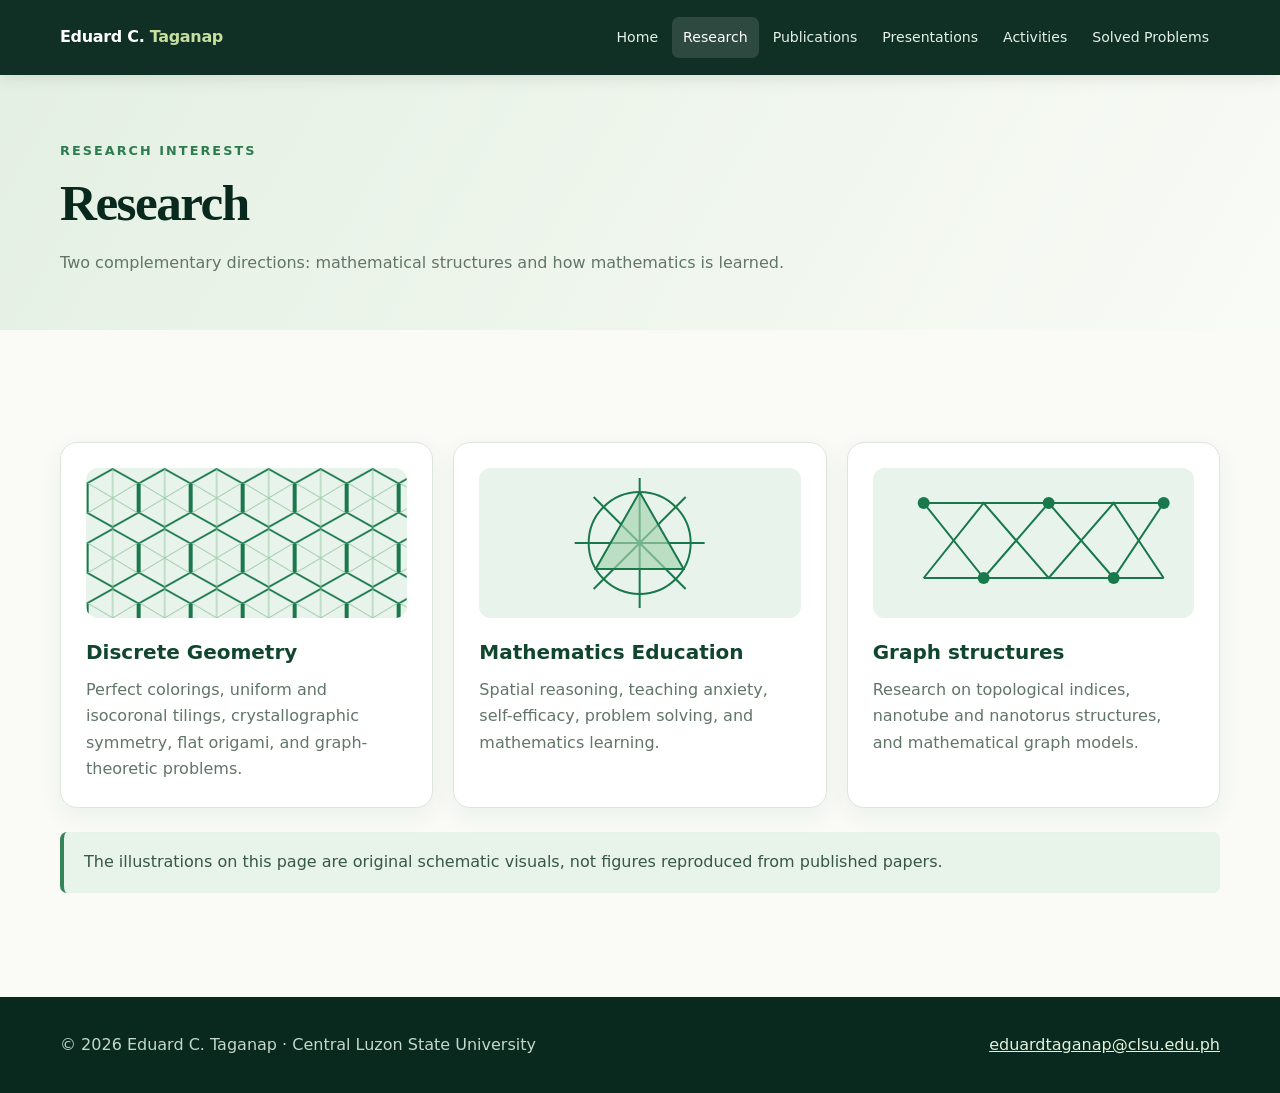
<file: research.html>
<!DOCTYPE html>
<html lang="en">
 <head>
  <meta charset="utf-8"/>
  <meta content="width=device-width, initial-scale=1" name="viewport"/>
  <meta content="Academic portfolio of Eduard C. Taganap, Associate Professor at Central Luzon State University" name="description"/>
  <title>
   Research | Eduard C. Taganap
  </title>
  <link href="style.css" rel="stylesheet"/>
 </head>
 <body>
  <header class="top">
   <nav aria-label="Main navigation" class="wrap nav">
    <a class="brand" href="index.html">
     Eduard C.
     <span>
      Taganap
     </span>
    </a>
    <div class="links">
     <a class="" href="index.html">
      Home
     </a>
     <a class="active" href="research.html">
      Research
     </a>
     <a class="" href="publications.html">
      Publications
     </a>
     <a class="" href="presentations.html">
      Presentations
     </a>
     <a class="" href="activities.html">
      Activities
     </a>
     <a class="" href="kids.html">
      Solved Problems
     </a>
    </div>
   </nav>
  </header>
  <main>
   <section class="page-heading">
    <div class="wrap">
     <div class="kicker">
      Research interests
     </div>
     <h1>
      Research
     </h1>
     <p>
      Two complementary directions: mathematical structures and how mathematics is learned.
     </p>
    </div>
   </section>
   <section class="section">
    <div class="wrap">
     <div class="grid">
      <article class="card">
       <svg class="research-art" viewbox="0 0 320 150" xmlns="http://www.w3.org/2000/svg">
        <defs>
         <pattern height="60" id="hex" patternunits="userSpaceOnUse" width="52">
          <path d="M26 1 51 15 51 45 26 59 1 45 1 15Z" fill="none" stroke="#19784c" stroke-width="2">
          </path>
          <path d="M26 1V59M1 15 51 45M51 15 1 45" stroke="#9bc8a5" stroke-width="1">
          </path>
         </pattern>
        </defs>
        <rect fill="url(#hex)" height="150" width="320">
        </rect>
       </svg>
       <h3>
        Discrete Geometry
       </h3>
       <p>
        Perfect colorings, uniform and isocoronal tilings, crystallographic symmetry, flat origami, and graph-theoretic problems.
       </p>
      </article>
      <article class="card">
       <svg class="research-art" viewbox="0 0 320 150" xmlns="http://www.w3.org/2000/svg">
        <rect fill="#e8f4eb" height="150" width="320">
        </rect>
        <g fill="none" stroke="#19784c" stroke-width="2" transform="translate(160 75)">
         <circle r="51">
         </circle>
         <path d="M-65 0H65M0-65V65M-46-46 46 46M46-46-46 46">
         </path>
         <path d="M0-51 44 26-44 26Z" fill="#a5d3ae" fill-opacity=".65">
         </path>
        </g>
       </svg>
       <h3>
        Mathematics Education
       </h3>
       <p>
        Spatial reasoning, teaching anxiety, self-efficacy, problem solving, and mathematics learning.
       </p>
      </article>
      <article class="card">
       <svg class="research-art" viewbox="0 0 320 150" xmlns="http://www.w3.org/2000/svg">
        <rect fill="#e8f4eb" height="150" width="320">
        </rect>
        <g fill="none" stroke="#19784c" stroke-width="2">
         <path d="M50 110 110 35 175 110 240 35 290 110">
         </path>
         <path d="M50 35 110 110 175 35 240 110 290 35">
         </path>
         <path d="M50 35H290M50 110H290">
         </path>
        </g>
        <g fill="#19784c">
         <circle cx="50" cy="35" r="6">
         </circle>
         <circle cx="110" cy="110" r="6">
         </circle>
         <circle cx="175" cy="35" r="6">
         </circle>
         <circle cx="240" cy="110" r="6">
         </circle>
         <circle cx="290" cy="35" r="6">
         </circle>
        </g>
       </svg>
       <h3>
        Graph structures
       </h3>
       <p>
        Research on topological indices, nanotube and nanotorus structures, and mathematical graph models.
       </p>
      </article>
     </div>
     <p class="notice">
      The illustrations on this page are original schematic visuals, not figures reproduced from published papers.
     </p>
    </div>
   </section>
  </main>
  <footer class="footer">
   <div class="wrap footer-inner">
    <span>
     ©
     <span id="year">
     </span>
     Eduard C. Taganap · Central Luzon State University
    </span>
    <a href="mailto:eduardtaganap@clsu.edu.ph">
     eduardtaganap@clsu.edu.ph
    </a>
   </div>
  </footer>
  <script src="script.js">
  </script>
 </body>
</html>
</file>
<file: style.css>
:root {
    --forest:#10452e;
    --dark:#09291e;
    --green:#19784c;
    --mint:#e8f4eb;
    --lime:#c6df9e;
    --ink:#1b3026;
    --muted:#617568;
    --paper:#fafbf7;
    --line:#dbe7dd;
    --white:#fff
}

* {
    box-sizing:border-box
}

html {
    scroll-behavior:smooth
}

body {
    margin:0;
    background:var(--paper);
    font:16px/1.65 Inter,system-ui,-apple-system,Segoe UI,sans-serif;
    color:var(--ink)
}

a {
    color:var(--green)
}

a:focus-visible,button:focus-visible,input:focus-visible {
    outline:3px solid #9ac663;
    outline-offset:3px
}

.wrap {
    width:min(1160px,calc(100% - 40px));
    margin:auto
}

.top {
    position:sticky;
    top:0;
    z-index:20;
    background:rgba(9,41,30,.97);
    box-shadow:0 3px 16px #0a25121a
}

.nav {
    display:flex;
    align-items:center;
    justify-content:space-between;
    gap:18px;
    min-height:75px
}

.brand {
    color:#fff;
    text-decoration:none;
    font-weight:800;
    letter-spacing:-.02em
}

.brand span {
    color:var(--lime)
}

.links {
    display:flex;
    gap:3px;
    flex-wrap:wrap
}

.links a {
    color:#e4f2e8;
    text-decoration:none;
    font-size:.88rem;
    padding:9px 11px;
    border-radius:7px
}

.links a:hover,.links a.active {
    background:#ffffff20;
    color:#fff
}

.hero {
    background:radial-gradient(circle at 83% 20%,#24794b 0%,#10452e 38%,#09291e 100%);
    color:white;
    overflow:hidden
}

.hero-inner {
    display:grid;
    grid-template-columns:1.4fr .8fr;
    align-items:center;
    gap:55px;
    padding:95px 0
}

.kicker {
    color:#8fc79f;
    font-weight:800;
    font-size:.8rem;
    letter-spacing:.16em;
    text-transform:uppercase
}

.hero h1 {
    font:700 clamp(3rem,6vw,5.8rem)/1.05 Georgia,serif;
    letter-spacing:-.04em;
    margin:17px 0
}

.hero p {
    color:#d7e9dc;
    font-size:1.12rem;
    max-width:670px
}

.portrait {
    aspect-ratio:4/4.5;
    border-radius:30px;
    overflow:hidden;
    border:8px solid #ffffff21;
    background:linear-gradient(140deg,#4d946a,#153c2b);
    position:relative;
    box-shadow:0 25px 70px #00170d60
}

.portrait img {
    width:100%;
    height:100%;
    object-fit:cover;
    display:block
}

.portrait .fallback {
    position:absolute;
    inset:0;
    display:none;
    place-items:center;
    font:700 6rem Georgia,serif;
    color:#fff
}

.portrait.missing img {
    display:none
}

.portrait.missing .fallback {
    display:grid
}

.buttons {
    display:flex;
    gap:12px;
    flex-wrap:wrap;
    margin-top:28px
}

.btn {
    display:inline-flex;
    align-items:center;
    justify-content:center;
    gap:8px;
    padding:12px 19px;
    border-radius:10px;
    text-decoration:none;
    font-weight:750;
    border:1px solid transparent
}

.btn.light {
    background:#d8eab8;
    color:#173a25
}

.btn.outline {
    border-color:#8db39a;
    color:#fff
}

.btn.green {
    background:var(--forest);
    color:#fff
}

.section {
    padding:80px 0
}

.section.alt {
    background:#edf4ed
}

.section h2,.page-heading h1 {
    font:700 clamp(2.2rem,4vw,3.5rem)/1.16 Georgia,serif;
    letter-spacing:-.03em;
    color:var(--dark);
    margin:12px 0 17px
}

.sub {
    color:var(--muted);
    max-width:770px
}

.grid {
    display:grid;
    grid-template-columns:repeat(3,1fr);
    gap:20px;
    margin-top:32px
}

.card {
    background:white;
    border:1px solid var(--line);
    border-radius:17px;
    padding:25px;
    box-shadow:0 8px 25px #113a2010
}

.card h3 {
    color:var(--forest);
    margin:8px 0;
    font-size:1.25rem
}

.card p {
    color:var(--muted);
    margin:0
}

.card a {
    font-weight:750
}

.symbol {
    font-size:2rem
}

.research-art {
    width:100%;
    height:150px;
    display:block;
    border-radius:12px;
    background:#e8f4eb;
    margin-bottom:18px
}

.statbar {
    display:flex;
    gap:25px;
    flex-wrap:wrap;
    margin-top:35px
}

.stat strong {
    display:block;
    font:700 2.3rem Georgia,serif;
    color:#e0f2c2
}

.stat span {
    color:#bcd8c5
}

.page-heading {
    padding:65px 0 38px;
    background:linear-gradient(120deg,#e4f0e3,#f9fbf6)
}

.page-heading .kicker {
    color:#2d7c50
}

.page-heading p {
    max-width:780px;
    color:var(--muted)
}

.tools {
    display:flex;
    flex-wrap:wrap;
    gap:12px;
    margin:25px 0
}

.search,.select {
    font:inherit;
    padding:12px 15px;
    border:1px solid #b8d1c0;
    border-radius:10px;
    background:white;
    color:var(--ink)
}

.search {
    flex:1;
    min-width:220px
}

.select {
    max-width:100%
}

.papers {
    display:grid;
    gap:14px
}

.paper {
    background:white;
    border:1px solid var(--line);
    border-radius:14px;
    padding:22px 25px
}

.paper[hidden] {
    display:none
}

.paper h3 {
    margin:8px 0;
    color:var(--dark);
    font:700 1.3rem/1.35 Georgia,serif
}

.paper p {
    margin:5px 0;
    color:var(--muted);
    font-size:.93rem
}

.meta {
    color:#388055;
    font-size:.8rem;
    font-weight:800;
    text-transform:uppercase;
    letter-spacing:.045em
}

.tag {
    display:inline-block;
    padding:2px 8px;
    background:#fff1d8;
    border-radius:20px;
    color:#806027;
    margin-left:8px
}

.paper a {
    font-weight:750;
    text-decoration:none
}

.paper a:hover {
    text-decoration:underline
}

.timeline {
    border-left:3px solid #a6cba9;
    padding-left:26px;
    margin:30px 0
}

.year-group {
    position:relative;
    margin:0 0 24px
}

.year-group:before {
    content:'';
    position:absolute;
    width:13px;
    height:13px;
    border-radius:50%;
    background:var(--green);
    left:-34px;
    top:8px
}

.year-group h3 {
    font:700 1.6rem Georgia,serif;
    color:var(--forest);
    margin:0 0 8px
}

.year-group p {
    margin:5px 0;
    color:var(--muted)
}

.notice {
    background:#e8f3e9;
    border-left:4px solid #35855a;
    padding:17px 20px;
    border-radius:7px;
    color:#375747;
    margin:24px 0
}

.kid {
    background:white;
    border:1px solid var(--line);
    border-radius:16px;
    padding:24px
}

.kid h3 {
    margin:0 0 10px;
    color:var(--forest)
}

.kid button {
    border:0;
    background:#d8eab8;
    color:#193b25;
    padding:10px 15px;
    border-radius:8px;
    font:inherit;
    font-weight:750;
    cursor:pointer
}

.answer {
    margin-top:15px;
    padding:14px;
    background:#edf6e8;
    border-radius:9px
}

.answer[hidden] {
    display:none
}

.footer {
    background:var(--dark);
    color:#c3d8ca;
    padding:35px 0
}

.footer a {
    color:#e5f1db
}

.footer-inner {
    display:flex;
    justify-content:space-between;
    gap:20px;
    flex-wrap:wrap
}

.mini {
    font-size:.86rem;
    color:var(--muted)
}

@media(max-width:900px) {
    .nav {
        align-items:flex-start;
        flex-direction:column;
        padding:16px 0
    }

    .links a {
        padding:7px 8px
    }

    .hero-inner {
        gap:25px
    }

    .grid {
        grid-template-columns:repeat(2,1fr)
    }

}

@media(max-width:650px) {
    .hero-inner {
        grid-template-columns:1fr;
        padding:65px 0
    }

    .portrait {
        max-width:330px
    }

    .grid {
        grid-template-columns:1fr
    }

    .section {
        padding:55px 0
    }

    .tools {
        flex-direction:column
    }

    .search {
        min-width:0;
        width:100%
    }

}
</file>
